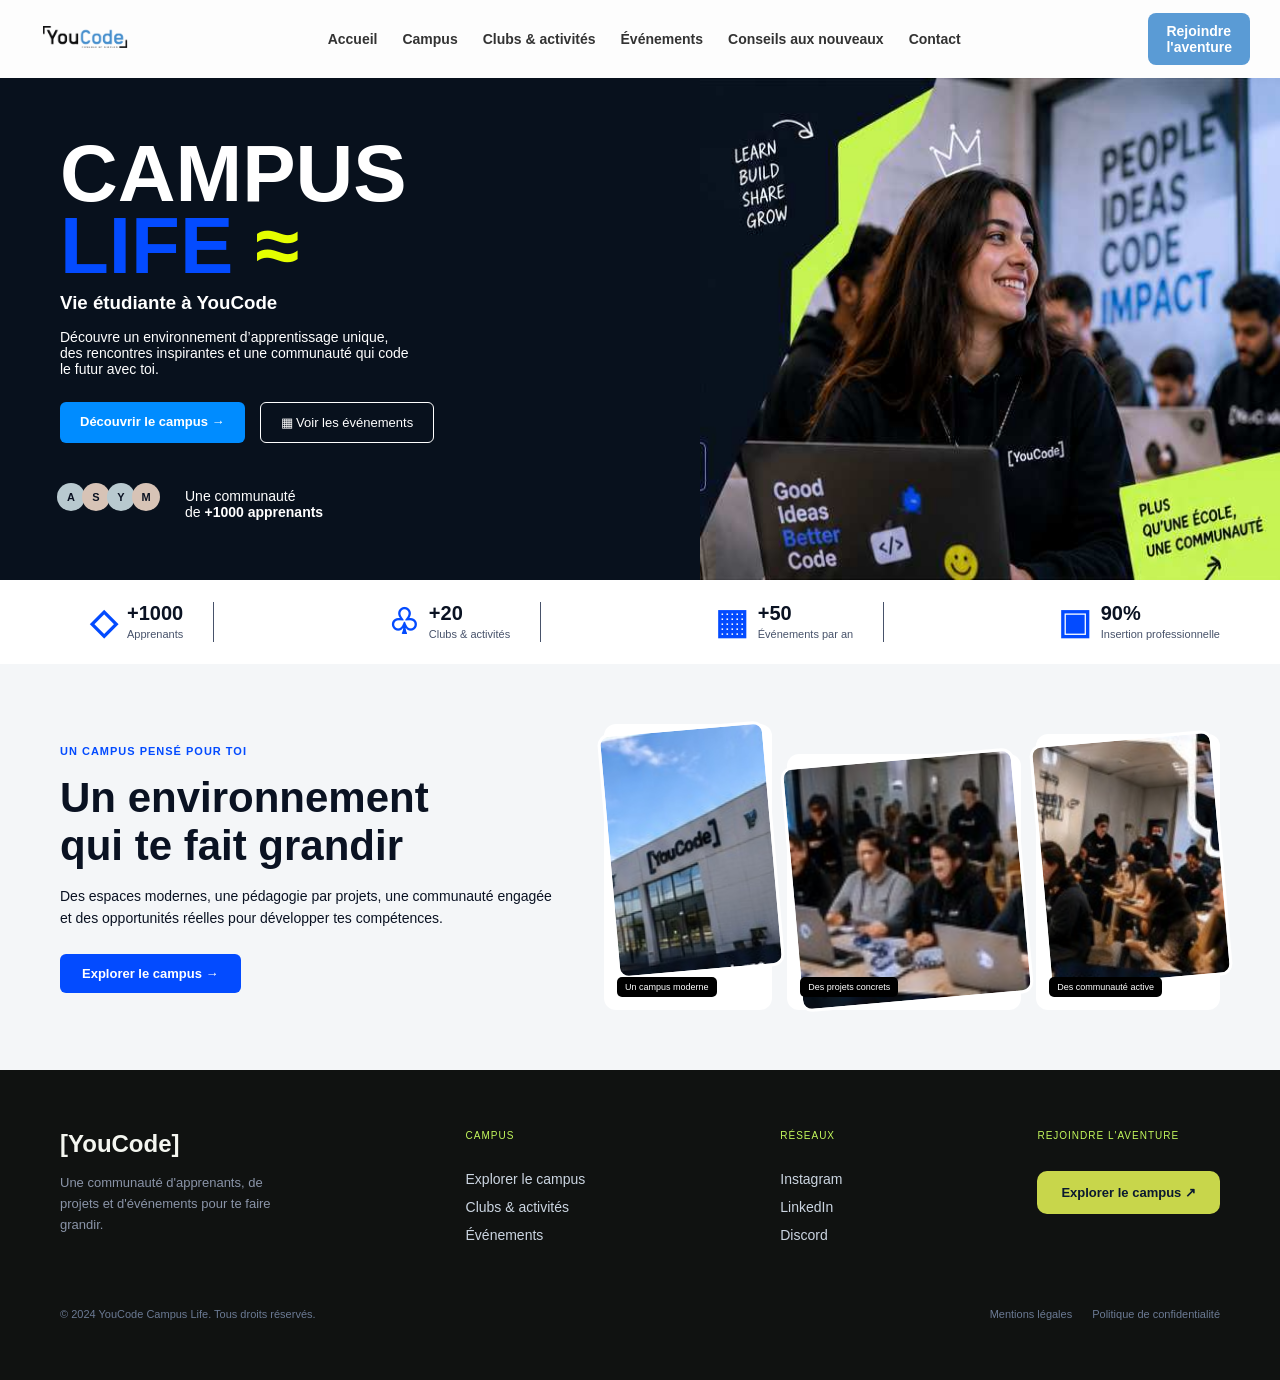
<file: index.html>
<!DOCTYPE html>
<html>

<head>
    <meta charset="UTF-8" />
    <title>title</title>
    <link rel="stylesheet" href="CSS/style.css">
</head>

<body>
    <header>
        <nav class="navbar">

            <div class="logo">
                <img src="assets/images/youcode_logo_dark.png" alt="youcode_logo">
            </div>
            <ul>
                <li><a href="index.html">Accueil</a></li>
                <li><a href="Campus.html">Campus</a></li>
                <li><a href="accueil.html">Clubs & activités</a></li>
                <li><a href="accueil.html">Événements</a></li>
                <li><a href="accueil.html">Conseils aux nouveaux</a></li>
                <li><a href="Inscription.html">Contact</a></li>
            </ul>
            <a href="" class="btn">Rejoindre <br> l'aventure</a>
        </nav>
          </header>
          <main>
         <section class="bloc1">
         <article class="image1">
            <img src="assets/images/5e478cdfb2598301883ad6cc78cef2d10b1388c6.jpg" alt ="youcode_campus">
         </article>
         <article class="text1">
            <h1>CAMPUS <br> <span>LIFE</span> <b>≈</b></h1>
            <h3> Vie étudiante à YouCode</h3>
            <p>Découvre un environnement d’apprentissage unique,<br>
             des rencontres inspirantes et une communauté qui code<br>
             le futur avec toi.
           </p>
            <div class="btns">
      <a href="#" class="btn-bleu">Découvrir le campus →</a>
      <a href="#" class="btn-dark">▦  Voir les événements</a>
    </div>
    <div class="community">
  <div class="avatars">
    <span class="avatar">A</span>
    <span class="Avatar">S</span>
    <span class="avatar">Y</span>
    <span class="Avatar">M</span>
  </div>
  <p>Une communauté<br>de <strong>+1000 apprenants</strong></p>
</div>
</article>
            
</section>
    <section class="stats">
  
  <div class="stat">
    <div class="icon"><h3>◇</h3></div>
    <div class="number">
      <strong>+1000</strong>
      <p>Apprenants</p>
    </div>
  </div>

  <div class="stat">
    <div class="icon"><h3>♧</h3></div>
    <div class="number">
      <strong>+20</strong>
      <p>Clubs & activités</p>
    </div>
  </div>

  <div class="stat">
    <div class="icon"><h3>▦</h3></div>
    <div class="number">
      <strong>+50</strong>
      <p>Événements par an</p>
    </div>
  </div>

  <div class="stat">
    <div class="icon"><h3>▣</h3></div>
    <div class="number">
      <strong>90%</strong>
      <p>Insertion professionnelle</p>
    </div>
  </div>

</section>
<section class="campus">
  <div class="campus-text">
    <span class="small-title">UN CAMPUS PENSÉ POUR TOI</span>
    <h2>Un environnement<br>qui te fait <b>grandir</b></h2>
    <p>Des espaces modernes, une pédagogie par projets, une communauté engagée et des opportunités réelles pour développer tes compétences.</p>
    <a href="#" class="btn-campus">Explorer le campus →</a>
  </div>

  <div class="campus-images">
    <div class="img-box">
      <img src="assets\images\bd5c78f0b0664c1204db4e164d79fe65be6ed1d2.jpg" alt="campus">
      <span class="label">Un campus moderne</span>
    </div>
    <div class="img-box box2">
      <img src="assets\images\503bd2fc34ba9e6c2afd23f845e8220012ca0e5b.jpg" alt="projets">
      <span class="label">Des projets concrets</span>
    </div>
    <div class="img-box box3">
      <img src="assets\images\d06b6202139b1335087069e88427f166922d4e25.jpg" alt="communauté">
      <span class="label">Des communauté active</span>
    </div>
  </div>
</section>
</main>
 <footer class="footer">
  <div class="footer-top">
    <div class="footer-about">
      <h2>[YouCode]</h2>
      <p>Une communauté d'apprenants, de<br>projets et d'événements pour te faire<br>grandir.</p>
    </div>

    <div class="footer-col">
      <span class="footer-title">CAMPUS</span>
      <a href="#">Explorer le campus</a>
      <a href="#">Clubs & activités</a>
      <a href="#">Événements</a>
    </div>

    <div class="footer-col">
      <span class="footer-title">RÉSEAUX</span>
      <a href="#">Instagram</a>
      <a href="#">LinkedIn</a>
      <a href="#">Discord</a>
    </div>

    <div class="footer-col">
      <span class="footer-title">REJOINDRE L'AVENTURE</span>
      <a href="#" class="btn-footer">Explorer le campus ↗</a>
    </div>
  </div>

  <div class="footer-bottom">
    <p>© 2024 YouCode Campus Life. Tous droits réservés.</p>
    <div class="footer-links">
      <a href="#">Mentions légales</a>
      <a href="#">Politique de confidentialité</a>
    </div>
  </div>
</footer>
  

</body>

</html>
</file>
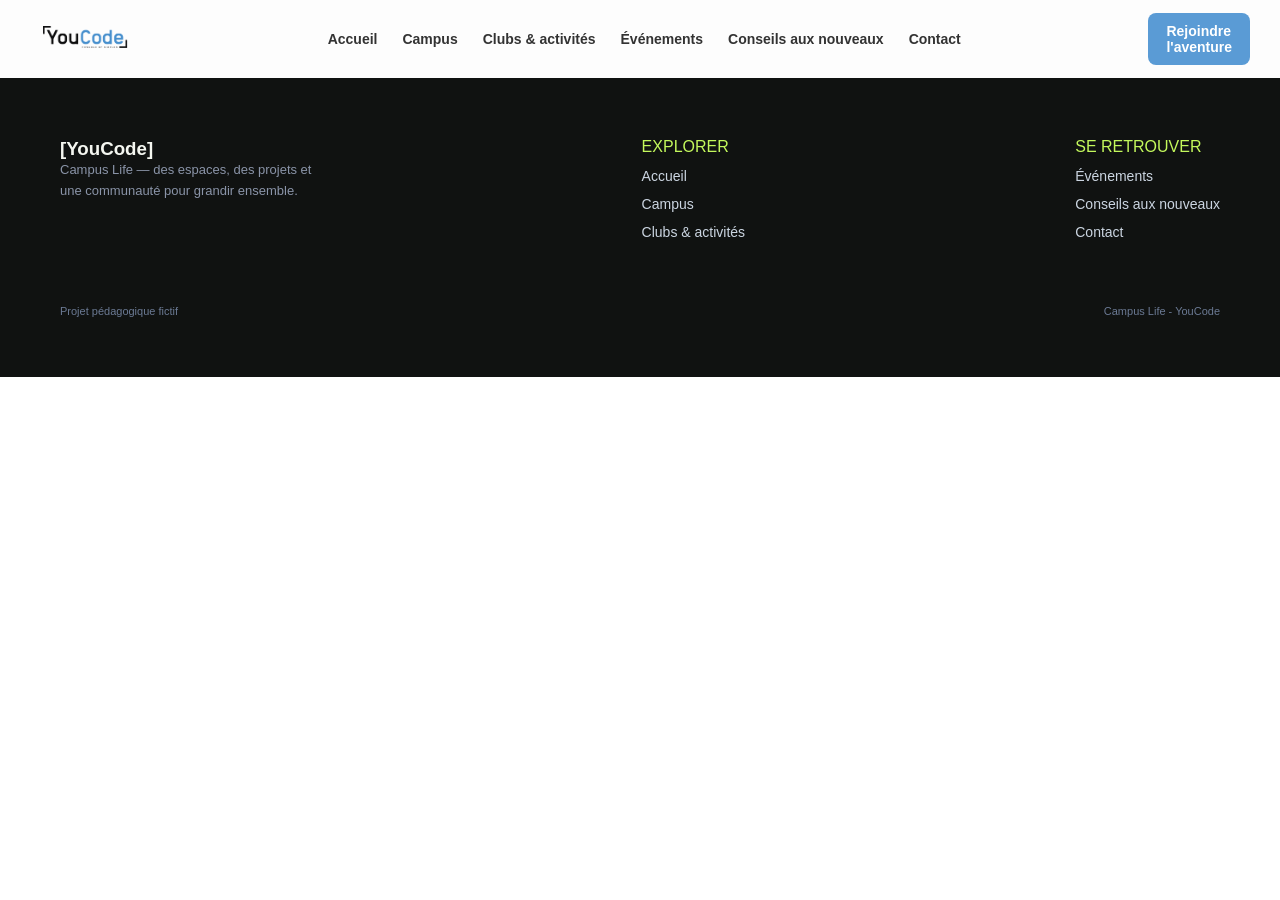
<file: Campus.html>
<!DOCTYPE html>
<html>

<head>
    <meta charset="UTF-8" />
    <title>title</title>
    <link rel="stylesheet" href="CSS/style.css">
</head>

<body>
    <header>
        <nav class="navbar">

            <div class="logo">
                <img src="assets/images/youcode_logo_dark.png" alt="youcode_logo">
            </div>
            <ul>
                <li><a href="index.html">Accueil</a></li>
                <li><a href="Campus.html">Campus</a></li>
                <li><a href="accueil.html">Clubs & activités</a></li>
                <li><a href="accueil.html">Événements</a></li>
                <li><a href="accueil.html">Conseils aux nouveaux</a></li>
                <li><a href="Inscription.html">Contact</a></li>
            </ul>
            <a href="" class="btn">Rejoindre <br> l'aventure</a>
        </nav>
          </header>
           <footer class="footer">
  <div class="footer-top">
    <div class="footer-about">
      <h3>[YouCode]</h3>
      <p>Campus Life — des espaces, des projets et<br>une communauté pour grandir ensemble.</p>
    </div>

    <div class="footer-col">
      <span>EXPLORER</span>
      <a href="#">Accueil</a>
      <a href="#">Campus</a>
      <a href="#">Clubs & activités</a>
    </div>

    <div class="footer-col">
      <span>SE RETROUVER</span>
      <a href="#">Événements</a>
      <a href="#">Conseils aux nouveaux</a>
      <a href="#">Contact</a>
    </div>
  </div>

  <div class="footer-bottom">
    <p>Projet pédagogique fictif</p>
    <p>Campus Life - YouCode</p>
  </div> </footer>
          </body>
          </html>
</file>
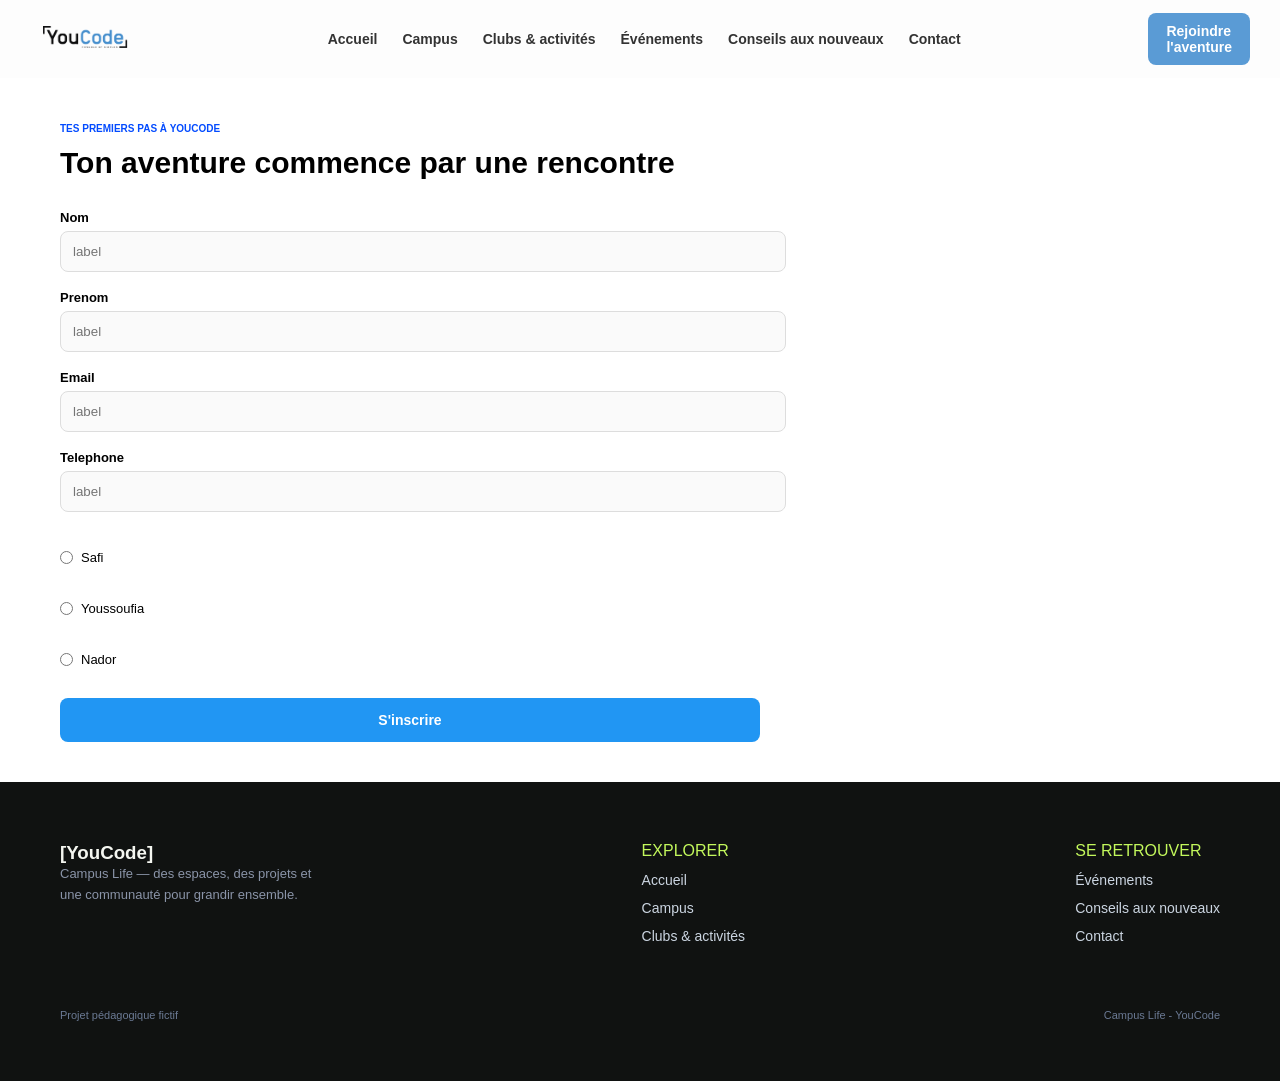
<file: Inscription.html>
<!DOCTYPE html>
<html>

<head>
    <meta charset="UTF-8" />
    <title>title</title>
    <link rel="stylesheet" href="CSS/style.css">
</head>

<body>
    <header>
        <nav class="navbar">

            <div class="logo">
                <img src="assets/images/youcode_logo_dark.png" alt="youcode_logo">
            </div>
            <ul>
                <li><a href="index.html">Accueil</a></li>
                <li><a href="Campus.html">Campus</a></li>
                <li><a href="accueil.html">Clubs & activités</a></li>
                <li><a href="accueil.html">Événements</a></li>
                <li><a href="accueil.html">Conseils aux nouveaux</a></li>
                <li><a href="Inscription.html">Contact</a></li>
            </ul>
            <a href="" class="btn">Rejoindre <br> l'aventure</a>
        </nav>
          </header>
          <main>
<section class="form-section">
  <span class="small-blue">TES PREMIERS PAS À YOUCODE</span>
  <h2>Ton aventure commence par une rencontre</h2>

  <form>
    <label>Nom</label>
    <input type="text" placeholder="label">

    <label>Prenom</label>
    <input type="text" placeholder="label">

    <label>Email</label>
    <input type="email" placeholder="label">

    <label>Telephone</label>
    <input type="tel" placeholder="label">

    <div class="radio-group">
      <label><input type="radio" name="ville" value="Safi"> Safi</label>
      <label><input type="radio" name="ville" value="Youssoufia"> Youssoufia</label>
      <label><input type="radio" name="ville" value="Nador"> Nador</label>
    </div>

    <button type="submit" class="btn-blue">S'inscrire</button>
  </form>
</section>
          </main>
          <footer class="footer">
  <div class="footer-top">
    <div class="footer-about">
      <h3>[YouCode]</h3>
      <p>Campus Life — des espaces, des projets et<br>une communauté pour grandir ensemble.</p>
    </div>

    <div class="footer-col">
      <span>EXPLORER</span>
      <a href="#">Accueil</a>
      <a href="#">Campus</a>
      <a href="#">Clubs & activités</a>
    </div>

    <div class="footer-col">
      <span>SE RETROUVER</span>
      <a href="#">Événements</a>
      <a href="#">Conseils aux nouveaux</a>
      <a href="#">Contact</a>
    </div>
  </div>

  <div class="footer-bottom">
    <p>Projet pédagogique fictif</p>
    <p>Campus Life - YouCode</p>
  </div>
</footer>
</body>
</html>
</file>
<file: CSS/style.css>
* {
   margin: 0;
  padding: 0;
  font-family: "Inter", sans-serif;
}

.navbar {
   display: flex; 
   justify-content: space-between; 
  align-items: center;
  background: #fdfdfd;
  padding: 12px 30px;
  font-weight: bold; 
}

.logo img {
  width: 110px; 
}

.navbar ul {
   list-style: none;
  display: flex;
   gap: 25px; 
}

.navbar ul li a {
  text-decoration: none;
  color: #333;
   font-size: 14px; 
}
.navbar ul li a:hover {
  color: #4A90E2;
}

 .btn {
  background-color: #5a9bd5;
  color: white;
  padding: 10px 18px; 
  border-radius: 8px;
  text-decoration: none;
  font-size: 14px;
  margin :1px 0;
   font-weight: bold; 
}
.bloc1 {
  display: flex;
  flex-direction:row-reverse;
 background: #08111D;

}
.text1 {
  color:white;
  padding: 60px;
  font-family:  "Inter", sans-serif;
  text-align: left;
  width:50%
}

.text1 h1 {
  font-size: 80px;
  margin-bottom: 10px;
  font-weight: 900;
  line-height: 0.9;
}
.text1 h1 span {
  color: #034BFF;
}

.text1 h1 b {
  color: #E5FF00;
}
.text1 p{
  font-size: 14px;
  margin-top: 15px;
}

.btns{
  display: flex;
  gap: 15px;
  margin-top: 25px;
}

.btn-bleu{
  background: #008CFF;
  color: white;
  padding: 12px 20px; 
  text-decoration: none;
  border-radius: 6px;
  font-size: 13px;
  font-weight: bold;
}

.btn-dark{
  border: 1px solid white;
  color: white;
  padding: 12px 20px;
  text-decoration: none;
  border-radius: 6px;
  font-size: 13px;
}
.community{
  display: flex;
  align-items: center;
  gap: 25px;
  margin-top: 30px;
}

.avatars{
  display: flex;
}

.avatar{
  width: 28px;
  height: 28px;
background: #B8C9CF;
  border-radius: 50%;
  display: flex;
  align-items: center;
  justify-content: center;
  font-size: 11px;
  font-weight: bold;
  color:  #0A1222;
   margin-left: -3px; 
}
.Avatar {
  width: 28px;
  height: 28px;
  background: #D7C3B6;
  border-radius: 50%;
  display: flex;
  align-items: center;
  justify-content: center; 
  font-size: 11px;
  font-weight: bold;
  color:  #0A1222;
   margin-left: -3px; 
}
.image1 {
  width: 50%;
  position: relative;
  display: flex;
}
.image1 img {
  width: 100%;
  height: 100%;
  display: block;

}
.stats{
  display: flex;
  justify-content: space-between;
  align-items: center; 
 background: #FFFFFF;
  padding: 22px 60px; 
}
.stat{
  display: flex;
  gap: 10px;
  border-right: 1px solid  #47526A;
   padding: 0 30px; 

}
.icon h3{
  font-size: 35px;
  color: #034BFF;
}
.number strong{
  display: block;
  font-size: 20px;
  color: #0A1222;
}
.stat:last-child{
  border-right: none;
  padding-right: 0;
}
.number p{
  font-size: 11px;
  color:  #47526A;
  margin-top: 3px;
}
/* SECTION CAMPUS */
.campus{
  display: flex;
  justify-content: space-between;
  align-items: center;
  background: #F4F6F8;
  padding: 60px;
  gap: 40px;
}

.small-title{
  color: #034BFF;
  font-size: 11px;
  font-weight: bold;
  letter-spacing: 1px;
}

.campus-text{
  width: 45%;
}

.campus-text h2{
  font-size: 42px;
  color: #0A1222;
  margin: 15px 0;
  font-weight: 800;
}

.campus-text p{
  font-size: 14px;
  color: #0A1222;
  line-height: 1.6;
  margin-bottom: 25px;
}

.btn-campus{
  background: #034BFF;
  color: white;
  padding: 12px 22px;
  border-radius: 6px;
  text-decoration: none;
  font-size: 13px;
  font-weight: bold;
  display: inline-block;
}


.campus-images{
  width: 55%;
  display: flex;
  gap: 15px;
  position: relative;
}
.img-box{
  position: relative;
  border-radius: 12px;
  border: 3px solid #fff;
  background: white;
}



.img-box img{
  width: 100%;
  height: 240px;
  transform: rotate(-5deg);
  object-fit: cover;
  border-radius: 12px;
  border: 3px solid white;
}

.box2{
   margin-top: 30px;
  
 }
.box3{ margin-top: 10px; }

.label{
  position: absolute;
  bottom: 10px;
  left: 10px;
  background: black;
  color: white;
  font-size: 9px;
  padding: 5px 8px;
  border-radius: 5px;
}
.footer{
  background: var(--color-bg, #101211);
  color: var(--color-white, #F4F6F0);
  padding: 60px;
}

.footer-top{
  display: flex;
  justify-content: space-between;
  gap: 40px;
  padding-bottom: 40px;
}

.footer-about h2{
  font-size: 24px;
  font-weight: 800;
  margin-bottom: 15px;
}

.footer-about p{
  font-size: 13px;
  color: #8a94a8;
  line-height: 1.6;
}

.footer-title{
  display: block;
  font-size: 10px;
  color: var(--color-lime, #C3F85C);
  letter-spacing: 1px;
  margin-bottom: 18px;
}
.footer-col{ color: var(--color-lime, #C3F85C);}
.footer-col{
  display: flex;
  flex-direction: column;
  gap: 12px;
}

.footer-col a{
  color: #cbd5e1;
  text-decoration: none;
  font-size: 14px;
}

.footer-col a:hover{
  color: white;
}

.btn-footer{
  background: #C8D64B!important;
  color: #0A1930!important;
  padding: 14px 24px;
  border-radius: 10px;
  font-weight: bold;
  font-size: 13px!important;
  display: inline-block;
}


.footer-bottom{
  display: flex;
  justify-content: space-between;
  padding-top: 25px;
  font-size: 11px;
  color: #6b7a94;
}

.footer-links{
  display: flex;
  gap: 20px;
}

.footer-links a{
  color: #6b7a94;
  text-decoration: none;
}
/* PAGE CAMPUS */
 /* PAGE INSCRIPTION */
 .form-section{
  background: #fff;
  padding: 40px 60px;
  max-width: 700px;
}

.small-blue{
  color: #034BFF;
  font-size: 10px;
  font-weight: bold;
}

.form-section h2{
  font-size: 30px;
  font-weight: 800;
  margin: 10px 0 30px;
}

.form-section label{
  display: block;
  font-size: 13px;
  font-weight: 600;
  margin-top: 18px;
  margin-bottom: 6px;
}

.form-section input[type="text"],
.form-section input[type="email"],
.form-section input[type="tel"]{
  width: 100%;
  padding: 12px;
  border: 1px solid #ddd;
  border-radius: 8px;
  background: #fafafa;
}

.radio-group{
  margin-top: 20px;
  display: flex;
  flex-direction: column;
  gap: 12px;
}

.radio-group label{
  font-weight: normal;
  display: flex;
  align-items: center;
  gap: 8px;
  cursor: pointer;
}

.btn-blue{
  width: 100%;
  margin-top: 25px;
  background: #2196F3;
  color: white;
  border: none;
  padding: 14px;
  border-radius: 8px;
  font-weight: bold;
  font-size: 14px;
  cursor: pointer;
}
</file>
